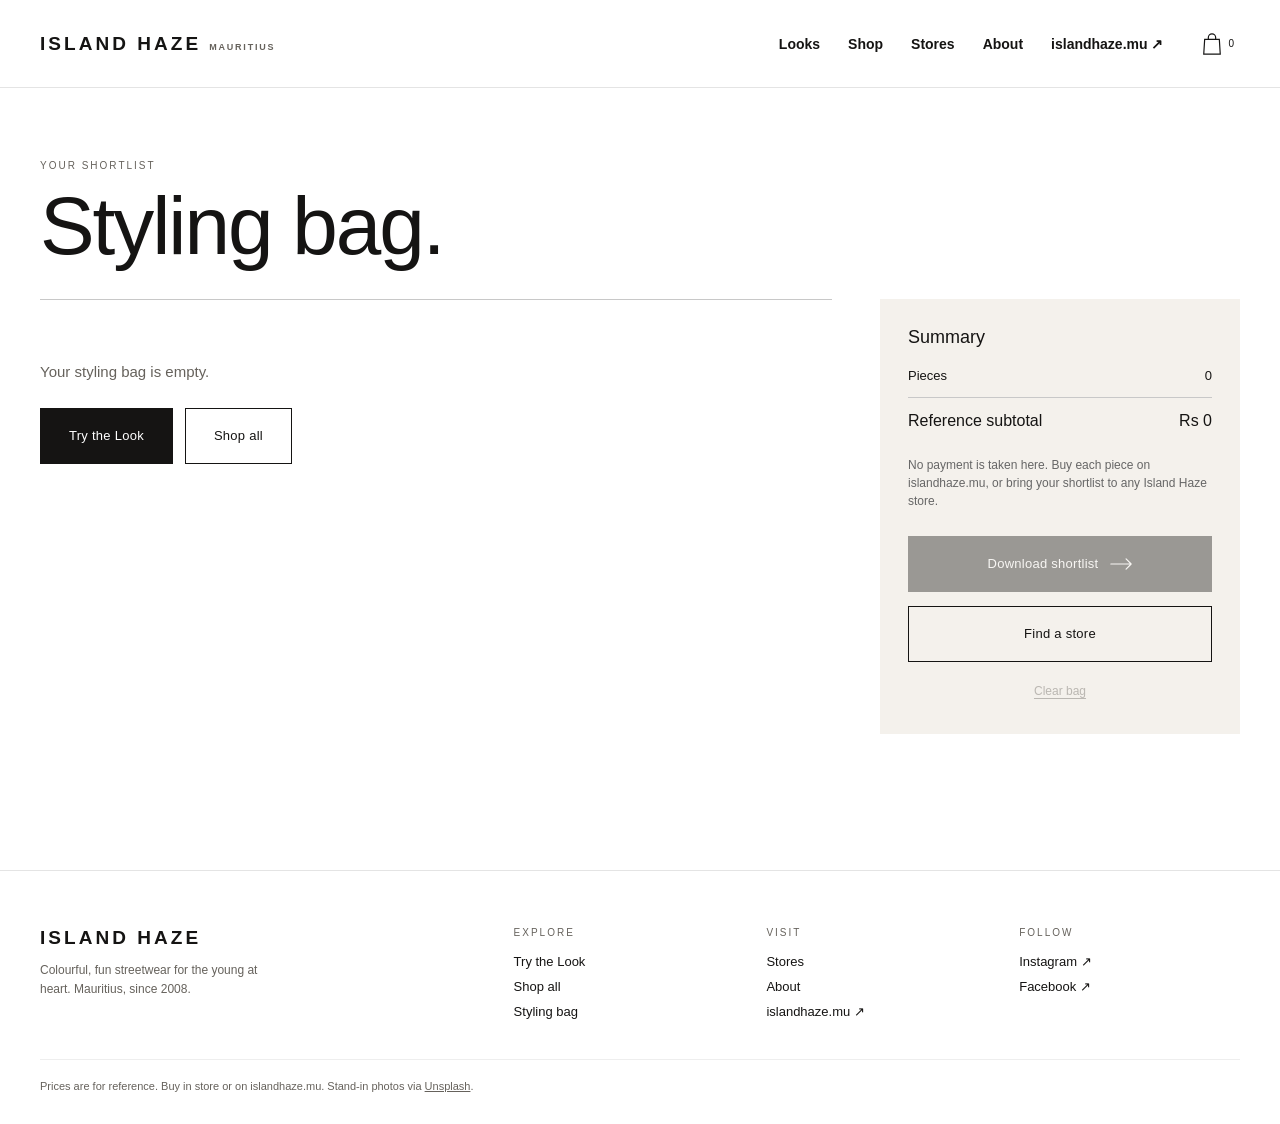
<file: bag.html>
<!doctype html>
<html lang="en">
<head>
<meta charset="utf-8">
<meta name="viewport" content="width=device-width,initial-scale=1">
<meta name="theme-color" content="#ffffff">
<title>Styling bag — Island Haze</title>
<meta name="description" content="Your Island Haze outfit shortlist.">
<meta property="og:title" content="Styling bag — Island Haze">
<meta property="og:description" content="Your Island Haze outfit shortlist.">
<link rel="icon" href="data:image/svg+xml,%3Csvg xmlns='http://www.w3.org/2000/svg' viewBox='0 0 32 32'%3E%3Crect width='32' height='32' fill='%23151413'/%3E%3Ctext x='16' y='21' font-family='Arial' font-size='13' font-weight='700' fill='%23fff' text-anchor='middle'%3EIH%3C/text%3E%3C/svg%3E">
<script>document.documentElement.classList.add('js');if(!('CSSViewTransitionRule' in window)){var h=document.documentElement;h.classList.add('no-xvt');var sh=function(){h.classList.add('is-shown')};document.prerendering?document.addEventListener('prerenderingchange',sh,{once:true}):sh()}try{if(!sessionStorage.getItem('ih-intro')&&!matchMedia('(prefers-reduced-motion: reduce)').matches&&!document.prerendering){document.documentElement.classList.add('ih-intro-on')}sessionStorage.setItem('ih-intro','1')}catch(e){}</script>
<link rel="preconnect" href="https://reel-ref-try-the-look.vercel.app" crossorigin>
<link rel="preconnect" href="https://images.unsplash.com">
<link rel="preload" href="https://reel-ref-try-the-look.vercel.app/assets/inter-600.woff2" as="font" type="font/woff2" crossorigin>
<link rel="stylesheet" href="assets/css/site.css?v=mws4axki">
<script src="assets/js/data.js?v=mws4axki" defer></script>
<script src="assets/js/bag.js?v=mws4axki" defer></script>
<script src="assets/js/site.js?v=mws4axki" defer></script>
<script src="assets/js/pages.js?v=mws4axki" defer></script>
<script type="speculationrules">{"prerender":[{"where":{"and":[{"or":[{"href_matches":"*.html"},{"href_matches":"./"}]},{"not":{"selector_matches":"[target=_blank], [download]"}}]},"eagerness":"moderate"}],"prefetch":[{"where":{"and":[{"or":[{"href_matches":"*.html"},{"href_matches":"./"}]},{"not":{"selector_matches":"[target=_blank], [download]"}}]},"eagerness":"eager"}]}</script>
</head>
<body data-page="bag">
<div class="ih-intro" aria-hidden="true">
  <div class="ih-intro__haze"><i></i><i></i><i></i></div>
  <div class="ih-intro__mark"><span class="ih-intro__line"><span class="ih-intro__l" style="--i:0">I</span><span class="ih-intro__l" style="--i:1">S</span><span class="ih-intro__l" style="--i:2">L</span><span class="ih-intro__l" style="--i:3">A</span><span class="ih-intro__l" style="--i:4">N</span><span class="ih-intro__l" style="--i:5">D</span></span><span class="ih-intro__line ih-intro__line--2"><span class="ih-intro__l" style="--i:0">H</span><span class="ih-intro__l" style="--i:1">A</span><span class="ih-intro__l" style="--i:2">Z</span><span class="ih-intro__l" style="--i:3">E</span></span></div>
  <div class="ih-intro__foot"><span>Mauritius</span><span class="ih-intro__bar"></span><span>Since 2008</span></div>
</div>
<a class="skip" href="#main">Skip to content</a>
<header class="site-header shopify-section-group-header-group">
  <a href="./" class="brand" aria-label="Island Haze home">ISLAND HAZE<small>MAURITIUS</small></a>
  <nav class="site-nav" aria-label="Main navigation"><a href="./">Looks</a><a href="shop.html">Shop</a><a href="stores.html">Stores</a><a href="about.html">About</a><a href="https://islandhaze.mu/" target="_blank" rel="noopener noreferrer">islandhaze.mu <span aria-hidden="true">↗</span></a></nav>
  <button id="open-bag" type="button" aria-label="Open styling bag">
    <svg width="22" height="24" viewBox="0 0 24 26" fill="none" stroke="currentColor" stroke-width="1.3" aria-hidden="true"><path d="M4 8h16l1 16H3L4 8zM8 8V6a4 4 0 0 1 8 0v2"/></svg>
    <span data-cart-count>0</span>
  </button>
  <button id="open-menu" type="button" aria-label="Open menu" aria-expanded="false" aria-controls="menu-dialog"><span></span><span></span></button>
</header>
<main id="main" class="page page--wide bagpage">
  <p class="page-kicker">Your shortlist</p>
  <h1 class="reveal">Styling bag.</h1>
  <div class="bagpage__grid">
    <div class="bagpage__list" data-bag-list></div>
    <aside class="bagpage__sum">
      <h2>Summary</h2>
      <div class="sum-row"><span>Pieces</span><span data-bag-count>0</span></div>
      <div class="sum-row sum-row--total"><span>Reference subtotal</span><span data-bag-total>Rs 0</span></div>
      <p class="bag-note">No payment is taken here. Buy each piece on islandhaze.mu, or bring your shortlist to any Island Haze store.</p>
      <button type="button" class="btn btn--block" data-export-bag>Download shortlist <svg width="22" height="12" viewBox="0 0 26 14" fill="none" stroke="currentColor" stroke-width="1.4" stroke-linecap="round" stroke-linejoin="round" aria-hidden="true"><path d="M1 7h24M19 1l6 6-6 6"/></svg></button>
      <a class="btn btn--ghost btn--block" href="stores.html">Find a store</a>
      <button type="button" class="link-btn" data-clear-bag>Clear bag</button>
    </aside>
  </div>
</main>
<footer class="site-footer">
  <div class="foot-brand"><span class="brand">ISLAND HAZE</span><p>Colourful, fun streetwear for the young at heart. Mauritius, since 2008.</p></div>
  <nav class="foot-col" aria-label="Explore"><h2>Explore</h2><a href="./">Try the Look</a><a href="shop.html">Shop all</a><a href="bag.html">Styling bag</a></nav>
  <nav class="foot-col" aria-label="Visit"><h2>Visit</h2><a href="stores.html">Stores</a><a href="about.html">About</a><a href="https://islandhaze.mu/" target="_blank" rel="noopener noreferrer">islandhaze.mu <span aria-hidden="true">↗</span></a></nav>
  <nav class="foot-col" aria-label="Follow"><h2>Follow</h2><a href="https://www.instagram.com/island.haze/" target="_blank" rel="noopener noreferrer">Instagram <span aria-hidden="true">↗</span></a><a href="https://www.facebook.com/islandhaze.mu" target="_blank" rel="noopener noreferrer">Facebook <span aria-hidden="true">↗</span></a></nav>
  <p class="foot-note">Prices are for reference. Buy in store or on islandhaze.mu. Stand-in photos via <a href="about.html#credits">Unsplash</a>.</p>
</footer>
<dialog id="menu-dialog" class="menu" aria-label="Menu">
  <div class="menu-top"><span class="brand">ISLAND HAZE</span><button type="button" class="menu-close" data-close-menu aria-label="Close menu">×</button></div>
  <nav class="menu-links"><a href="./" style="--i:0"><span class="menu-num">01</span>Looks</a><a href="shop.html" style="--i:1"><span class="menu-num">02</span>Shop</a><a href="stores.html" style="--i:2"><span class="menu-num">03</span>Stores</a><a href="about.html" style="--i:3"><span class="menu-num">04</span>About</a></nav>
  <div class="menu-foot"><a href="https://islandhaze.mu/" target="_blank" rel="noopener noreferrer">Shop islandhaze.mu <span aria-hidden="true">↗</span></a><a href="https://www.instagram.com/island.haze/" target="_blank" rel="noopener noreferrer">Instagram <span aria-hidden="true">↗</span></a></div>
</dialog>
<dialog id="bag-dialog" aria-labelledby="bag-title">
  <div class="bag-heading"><h2 id="bag-title">Your styling bag</h2><button id="close-bag" type="button" aria-label="Close styling bag">×</button></div>
  <p class="bag-note">A local outfit shortlist. No payment or order is collected here. Open a piece on islandhaze.mu to buy it.</p>
  <div id="bag-items"></div>
  <p id="bag-total"></p>
  <div class="bag-actions"><a class="btn btn--ghost" href="bag.html">View bag</a><button id="export-bag" type="button">Download shortlist</button></div>
</dialog>
<div id="bag-status" role="status" aria-live="polite"></div>
</body>
</html>
</file>
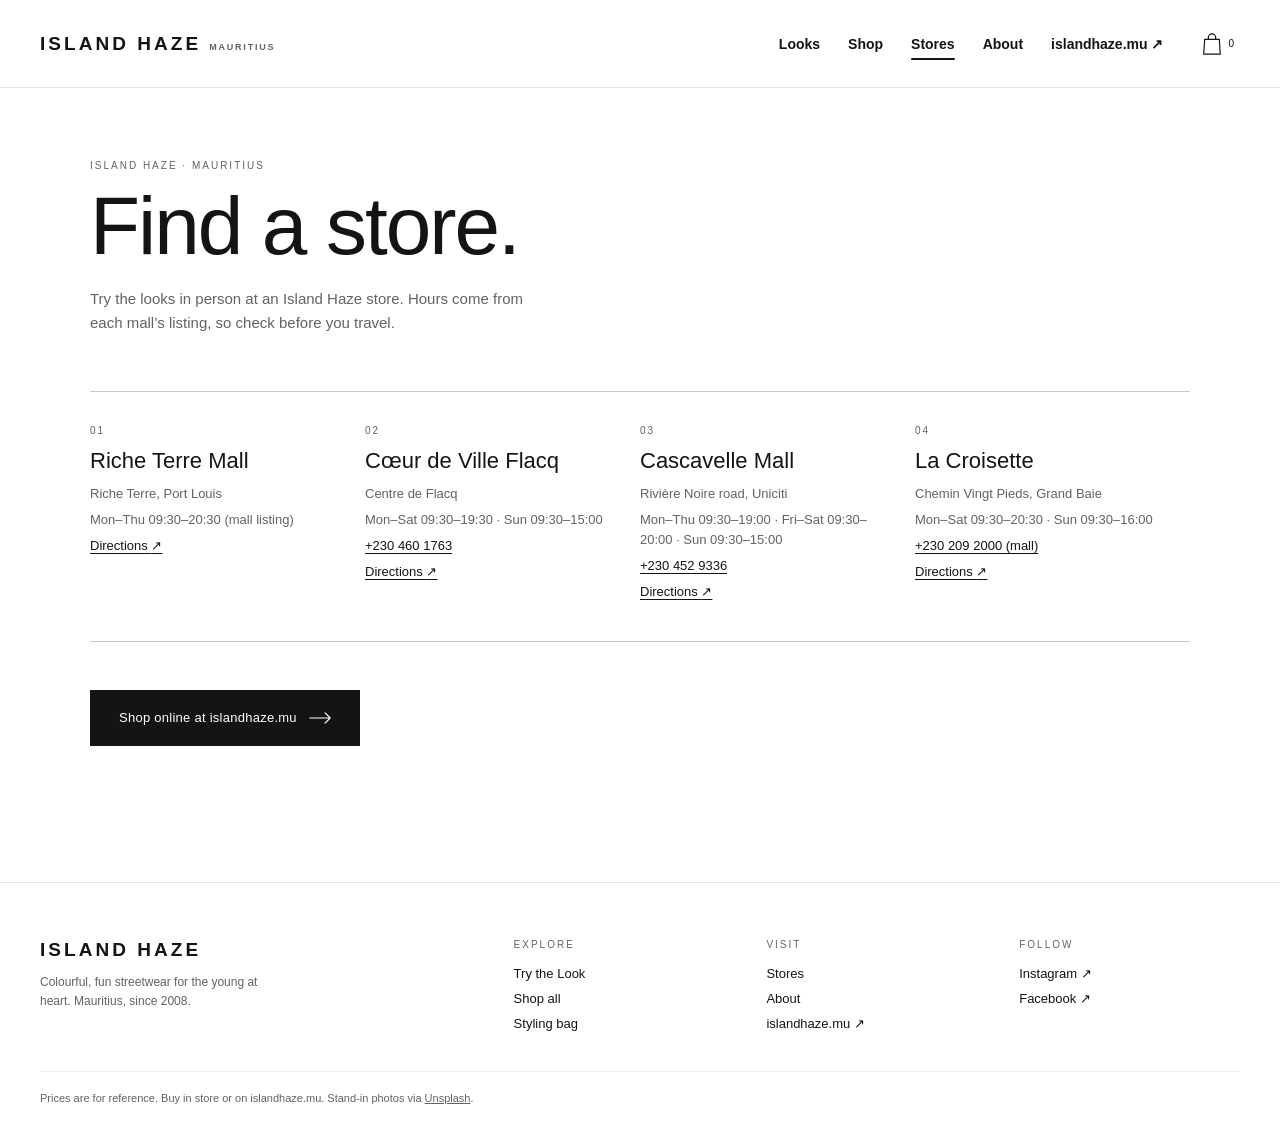
<file: stores.html>
<!doctype html>
<html lang="en">
<head>
<meta charset="utf-8">
<meta name="viewport" content="width=device-width,initial-scale=1">
<meta name="theme-color" content="#ffffff">
<title>Stores — Island Haze Mauritius</title>
<meta name="description" content="Find an Island Haze store in Mauritius: Riche Terre, Cœur de Ville Flacq, Cascavelle and La Croisette Grand Baie.">
<meta property="og:title" content="Stores — Island Haze Mauritius">
<meta property="og:description" content="Find an Island Haze store in Mauritius: Riche Terre, Cœur de Ville Flacq, Cascavelle and La Croisette Grand Baie.">
<link rel="icon" href="data:image/svg+xml,%3Csvg xmlns='http://www.w3.org/2000/svg' viewBox='0 0 32 32'%3E%3Crect width='32' height='32' fill='%23151413'/%3E%3Ctext x='16' y='21' font-family='Arial' font-size='13' font-weight='700' fill='%23fff' text-anchor='middle'%3EIH%3C/text%3E%3C/svg%3E">
<script>document.documentElement.classList.add('js');if(!('CSSViewTransitionRule' in window)){var h=document.documentElement;h.classList.add('no-xvt');var sh=function(){h.classList.add('is-shown')};document.prerendering?document.addEventListener('prerenderingchange',sh,{once:true}):sh()}try{if(!sessionStorage.getItem('ih-intro')&&!matchMedia('(prefers-reduced-motion: reduce)').matches&&!document.prerendering){document.documentElement.classList.add('ih-intro-on')}sessionStorage.setItem('ih-intro','1')}catch(e){}</script>
<link rel="preconnect" href="https://reel-ref-try-the-look.vercel.app" crossorigin>
<link rel="preconnect" href="https://images.unsplash.com">
<link rel="preload" href="https://reel-ref-try-the-look.vercel.app/assets/inter-600.woff2" as="font" type="font/woff2" crossorigin>
<link rel="stylesheet" href="assets/css/site.css?v=mws4axki">
<script src="assets/js/data.js?v=mws4axki" defer></script>
<script src="assets/js/bag.js?v=mws4axki" defer></script>
<script src="assets/js/site.js?v=mws4axki" defer></script>

<script type="speculationrules">{"prerender":[{"where":{"and":[{"or":[{"href_matches":"*.html"},{"href_matches":"./"}]},{"not":{"selector_matches":"[target=_blank], [download]"}}]},"eagerness":"moderate"}],"prefetch":[{"where":{"and":[{"or":[{"href_matches":"*.html"},{"href_matches":"./"}]},{"not":{"selector_matches":"[target=_blank], [download]"}}]},"eagerness":"eager"}]}</script>
</head>
<body data-page="stores">
<div class="ih-intro" aria-hidden="true">
  <div class="ih-intro__haze"><i></i><i></i><i></i></div>
  <div class="ih-intro__mark"><span class="ih-intro__line"><span class="ih-intro__l" style="--i:0">I</span><span class="ih-intro__l" style="--i:1">S</span><span class="ih-intro__l" style="--i:2">L</span><span class="ih-intro__l" style="--i:3">A</span><span class="ih-intro__l" style="--i:4">N</span><span class="ih-intro__l" style="--i:5">D</span></span><span class="ih-intro__line ih-intro__line--2"><span class="ih-intro__l" style="--i:0">H</span><span class="ih-intro__l" style="--i:1">A</span><span class="ih-intro__l" style="--i:2">Z</span><span class="ih-intro__l" style="--i:3">E</span></span></div>
  <div class="ih-intro__foot"><span>Mauritius</span><span class="ih-intro__bar"></span><span>Since 2008</span></div>
</div>
<a class="skip" href="#main">Skip to content</a>
<header class="site-header shopify-section-group-header-group">
  <a href="./" class="brand" aria-label="Island Haze home">ISLAND HAZE<small>MAURITIUS</small></a>
  <nav class="site-nav" aria-label="Main navigation"><a href="./">Looks</a><a href="shop.html">Shop</a><a href="stores.html" aria-current="page">Stores<span class="nav-ind" aria-hidden="true"></span></a><a href="about.html">About</a><a href="https://islandhaze.mu/" target="_blank" rel="noopener noreferrer">islandhaze.mu <span aria-hidden="true">↗</span></a></nav>
  <button id="open-bag" type="button" aria-label="Open styling bag">
    <svg width="22" height="24" viewBox="0 0 24 26" fill="none" stroke="currentColor" stroke-width="1.3" aria-hidden="true"><path d="M4 8h16l1 16H3L4 8zM8 8V6a4 4 0 0 1 8 0v2"/></svg>
    <span data-cart-count>0</span>
  </button>
  <button id="open-menu" type="button" aria-label="Open menu" aria-expanded="false" aria-controls="menu-dialog"><span></span><span></span></button>
</header>
<main id="main" class="page">
  <p class="page-kicker">Island Haze · Mauritius</p>
  <h1 class="reveal">Find a store.</h1>
  <p class="page-lede">Try the looks in person at an Island Haze store. Hours come from each mall’s listing, so check before you travel.</p>
  <div class="store-grid"><article class="store" style="--ci:0"><span class="store__num">01</span><h2>Riche Terre Mall</h2><p>Riche Terre, Port Louis</p><p>Mon–Thu 09:30–20:30 (mall listing)</p><p><a href="https://www.google.com/maps/search/?api=1&amp;query=Island%20Haze%20Riche%20Terre%20Mall%20Mauritius" target="_blank" rel="noopener noreferrer">Directions <span aria-hidden="true">↗</span></a></p></article><article class="store" style="--ci:1"><span class="store__num">02</span><h2>Cœur de Ville Flacq</h2><p>Centre de Flacq</p><p>Mon–Sat 09:30–19:30 · Sun 09:30–15:00</p><p><a href="tel:+2304601763">+230 460 1763</a></p><p><a href="https://www.google.com/maps/search/?api=1&amp;query=Island%20Haze%20C%C5%93ur%20de%20Ville%20Flacq%20Mauritius" target="_blank" rel="noopener noreferrer">Directions <span aria-hidden="true">↗</span></a></p></article><article class="store" style="--ci:2"><span class="store__num">03</span><h2>Cascavelle Mall</h2><p>Rivière Noire road, Uniciti</p><p>Mon–Thu 09:30–19:00 · Fri–Sat 09:30–20:00 · Sun 09:30–15:00</p><p><a href="tel:+2304529336">+230 452 9336</a></p><p><a href="https://www.google.com/maps/search/?api=1&amp;query=Island%20Haze%20Cascavelle%20Mall%20Mauritius" target="_blank" rel="noopener noreferrer">Directions <span aria-hidden="true">↗</span></a></p></article><article class="store" style="--ci:3"><span class="store__num">04</span><h2>La Croisette</h2><p>Chemin Vingt Pieds, Grand Baie</p><p>Mon–Sat 09:30–20:30 · Sun 09:30–16:00</p><p><a href="tel:+2302092000">+230 209 2000 (mall)</a></p><p><a href="https://www.google.com/maps/search/?api=1&amp;query=Island%20Haze%20La%20Croisette%20Mauritius" target="_blank" rel="noopener noreferrer">Directions <span aria-hidden="true">↗</span></a></p></article></div>
  <a class="btn" href="https://islandhaze.mu/" target="_blank" rel="noopener noreferrer">Shop online at islandhaze.mu <svg width="22" height="12" viewBox="0 0 26 14" fill="none" stroke="currentColor" stroke-width="1.4" stroke-linecap="round" stroke-linejoin="round" aria-hidden="true"><path d="M1 7h24M19 1l6 6-6 6"/></svg></a>
</main>
<footer class="site-footer">
  <div class="foot-brand"><span class="brand">ISLAND HAZE</span><p>Colourful, fun streetwear for the young at heart. Mauritius, since 2008.</p></div>
  <nav class="foot-col" aria-label="Explore"><h2>Explore</h2><a href="./">Try the Look</a><a href="shop.html">Shop all</a><a href="bag.html">Styling bag</a></nav>
  <nav class="foot-col" aria-label="Visit"><h2>Visit</h2><a href="stores.html">Stores</a><a href="about.html">About</a><a href="https://islandhaze.mu/" target="_blank" rel="noopener noreferrer">islandhaze.mu <span aria-hidden="true">↗</span></a></nav>
  <nav class="foot-col" aria-label="Follow"><h2>Follow</h2><a href="https://www.instagram.com/island.haze/" target="_blank" rel="noopener noreferrer">Instagram <span aria-hidden="true">↗</span></a><a href="https://www.facebook.com/islandhaze.mu" target="_blank" rel="noopener noreferrer">Facebook <span aria-hidden="true">↗</span></a></nav>
  <p class="foot-note">Prices are for reference. Buy in store or on islandhaze.mu. Stand-in photos via <a href="about.html#credits">Unsplash</a>.</p>
</footer>
<dialog id="menu-dialog" class="menu" aria-label="Menu">
  <div class="menu-top"><span class="brand">ISLAND HAZE</span><button type="button" class="menu-close" data-close-menu aria-label="Close menu">×</button></div>
  <nav class="menu-links"><a href="./" style="--i:0"><span class="menu-num">01</span>Looks</a><a href="shop.html" style="--i:1"><span class="menu-num">02</span>Shop</a><a href="stores.html" style="--i:2" aria-current="page"><span class="menu-num">03</span>Stores</a><a href="about.html" style="--i:3"><span class="menu-num">04</span>About</a></nav>
  <div class="menu-foot"><a href="https://islandhaze.mu/" target="_blank" rel="noopener noreferrer">Shop islandhaze.mu <span aria-hidden="true">↗</span></a><a href="https://www.instagram.com/island.haze/" target="_blank" rel="noopener noreferrer">Instagram <span aria-hidden="true">↗</span></a></div>
</dialog>
<dialog id="bag-dialog" aria-labelledby="bag-title">
  <div class="bag-heading"><h2 id="bag-title">Your styling bag</h2><button id="close-bag" type="button" aria-label="Close styling bag">×</button></div>
  <p class="bag-note">A local outfit shortlist. No payment or order is collected here. Open a piece on islandhaze.mu to buy it.</p>
  <div id="bag-items"></div>
  <p id="bag-total"></p>
  <div class="bag-actions"><a class="btn btn--ghost" href="bag.html">View bag</a><button id="export-bag" type="button">Download shortlist</button></div>
</dialog>
<div id="bag-status" role="status" aria-live="polite"></div>
</body>
</html>
</file>
<file: assets/css/site.css>
@font-face {
  font-family: Inter;
  src: url(https://reel-ref-try-the-look.vercel.app/assets/inter-600.woff2) format('woff2');
  font-weight: 600; font-style: normal; font-display: swap;
}
:root {
  color-scheme: light;
  --font-body--family: Helvetica, Arial, sans-serif;
  --font-body--weight: 400;
  --font-heading--family: Helvetica, Arial, sans-serif;
  --font-heading--weight: 400;
  --color-primary-button-background: #151413;
  --color-primary-button-text: #fff;
  --style-border-radius-buttons-primary: 0px;
  --ink: #151413; --muted: #66625c; --line: #c8c8c8; --soft: #f4f1ec;
  --amber: #f4b23e; --coral: #ff7a59; --lagoon: #4fb3c9; --sea: #1f6f8b;
  --ease: cubic-bezier(.16,1,.3,1); --ease-io: cubic-bezier(.76,0,.24,1);
}
* { box-sizing: border-box }
html, body { margin: 0; padding: 0; max-width: 100%; font-family: Helvetica, Arial, sans-serif; color: #151413; background: #fff }
body { overflow-x: hidden; -webkit-font-smoothing: antialiased }
button, input, select { font: inherit }
a { color: inherit; text-decoration: none }
button { color: inherit }
button, a { -webkit-tap-highlight-color: transparent }
button:focus-visible, a:focus-visible, select:focus-visible { outline: 2px solid #151413; outline-offset: 4px }
[hidden] { display: none !important }
img { max-width: 100% }
.skip { position: absolute; left: 12px; top: -60px; z-index: 100; background: var(--ink); color: #fff; padding: 10px 14px; font-size: 12px }
.skip:focus { top: 12px }
.u { text-decoration: underline; text-underline-offset: 3px }

/* =========================================================
   Intro (first visit per session)
   ========================================================= */
.ih-intro { display: none }
.ih-intro-on body { overflow: hidden }
.ih-intro-on .ih-intro, .ih-intro.is-leaving {
  display: grid; place-items: center; position: fixed; inset: 0; z-index: 2147483600; background: #fbf8f3; overflow: hidden; cursor: pointer;
  animation: ih-intro-out .95s var(--ease-io) 2.15s forwards;
}
.ih-intro.is-skip { animation: ih-intro-skip .7s var(--ease-io) forwards !important }
@keyframes ih-intro-out { from { clip-path: inset(0 0 0 0) } to { clip-path: inset(0 0 100% 0) } }
@keyframes ih-intro-skip { from { clip-path: inset(0 0 0 0) } to { clip-path: inset(0 0 100% 0) } }
.ih-intro__haze { position: absolute; inset: -20%; pointer-events: none }
.ih-intro__haze i { position: absolute; width: 70vmax; height: 70vmax; border-radius: 50%; opacity: 0; will-change: transform, opacity; animation: ih-haze 3.2s var(--ease) forwards }
.ih-intro__haze i:nth-child(1) { left: -5%; top: 5%; background: radial-gradient(closest-side, color-mix(in srgb, var(--amber) 75%, transparent), transparent) }
.ih-intro__haze i:nth-child(2) { right: -10%; top: 25%; background: radial-gradient(closest-side, color-mix(in srgb, var(--coral) 55%, transparent), transparent); animation-delay: .15s }
.ih-intro__haze i:nth-child(3) { left: 25%; bottom: -15%; background: radial-gradient(closest-side, color-mix(in srgb, var(--lagoon) 60%, transparent), transparent); animation-delay: .3s }
@keyframes ih-haze { 0% { opacity: 0; transform: scale(.55) translate3d(0, 6%, 0) } 60% { opacity: .9 } 100% { opacity: .75; transform: scale(1.08) translate3d(0, -4%, 0) } }
.ih-intro__mark { position: relative; display: flex; flex-direction: column; align-items: center; font-family: Inter, Helvetica, Arial, sans-serif; font-weight: 600; font-size: clamp(64px, 17vw, 230px); line-height: .86; letter-spacing: .01em; color: var(--ink);
  animation: ih-mark-out .95s var(--ease-io) 2.15s forwards }
.ih-intro.is-skip .ih-intro__mark { animation: ih-mark-skip .7s var(--ease-io) forwards }
@keyframes ih-mark-out { to { transform: translate3d(0, -12vh, 0); opacity: 0 } }
@keyframes ih-mark-skip { to { transform: translate3d(0, -12vh, 0); opacity: 0 } }
.ih-intro__line { display: block; overflow: hidden; padding: 0 .04em .06em }
.ih-intro__l { display: inline-block; transform: translate3d(0, 108%, 0) rotate(6deg); transform-origin: 0 100%; animation: ih-l-in 1.1s var(--ease) forwards; animation-delay: calc(.12s + var(--i) * 55ms) }
.ih-intro__line--2 .ih-intro__l { animation-delay: calc(.32s + var(--i) * 70ms);
  background: linear-gradient(90deg, var(--amber), var(--coral), var(--lagoon), var(--sea)); background-size: 400% 100%; background-position: calc(var(--i) * 33%) 0;
  -webkit-background-clip: text; background-clip: text; color: transparent }
@keyframes ih-l-in { to { transform: none } }
.ih-intro__foot { position: absolute; left: 50%; bottom: max(36px, 7vh); transform: translateX(-50%); display: flex; align-items: center; gap: 16px; font-size: 10px; letter-spacing: .28em; text-transform: uppercase; color: var(--muted); white-space: nowrap; opacity: 0; animation: ih-fade .8s var(--ease) .7s forwards }
.ih-intro__bar { display: block; width: min(160px, 26vw); height: 1px; background: var(--ink); transform: scaleX(0); transform-origin: left; animation: ih-bar 1.5s var(--ease-io) .65s forwards }
@keyframes ih-fade { to { opacity: 1 } }
@keyframes ih-bar { to { transform: scaleX(1) } }

/* =========================================================
   Page transitions — native cross-document View Transitions
   ========================================================= */
@view-transition { navigation: auto; }
.site-header { view-transition-name: site-header }
.nav-ind { view-transition-name: nav-ind }
::view-transition-group(site-header) { animation: none }
::view-transition-old(site-header), ::view-transition-new(site-header) { animation: none; mix-blend-mode: normal }
::view-transition-old(root) { animation: vt-out .34s cubic-bezier(.4,0,1,1) both }
::view-transition-new(root) { animation: vt-in .72s var(--ease) .06s both }
@keyframes vt-out { to { opacity: 0; transform: translate3d(0, -18px, 0) scale(.995) } }
@keyframes vt-in { from { opacity: 0; transform: translate3d(0, 26px, 0) } }
::view-transition-group(nav-ind) { animation-duration: .7s; animation-timing-function: var(--ease) }
::view-transition-group(product-media) { animation-duration: .75s; animation-timing-function: var(--ease); z-index: 10 }
::view-transition-old(product-media), ::view-transition-new(product-media) { height: 100%; object-fit: cover; animation-duration: .75s }
::view-transition-group(*) { animation-timing-function: var(--ease) }
/* Browsers without cross-document View Transitions get a soft fade-up of the page body instead. */
.no-xvt main, .no-xvt .site-footer { opacity: 0 }
.no-xvt.is-shown main, .no-xvt.is-shown .site-footer { opacity: 1; animation: vt-in-soft .7s var(--ease) backwards }
/* Starts at .02 rather than 0 so the first paint still counts as contentful (LCP). */
@keyframes vt-in-soft { from { opacity: .02; transform: translate3d(0, 26px, 0) } }

/* =========================================================
   Header + menu
   ========================================================= */
.site-header { height: 88px; padding: 0 40px; display: flex; align-items: center; gap: 32px; border-bottom: 1px solid #e4e4e4; background: #fff; position: relative; z-index: 50 }
.brand { margin-right: auto; display: inline-flex; align-items: baseline; gap: 8px; font-family: Inter, Helvetica, Arial, sans-serif; font-weight: 600; font-size: 19px; letter-spacing: .16em; white-space: nowrap }
.brand small { font-size: 9px; letter-spacing: .2em; color: #66625c; font-weight: 600 }
.site-nav { display: flex; gap: 28px; font-size: 14px; font-weight: 600; font-family: Inter, Helvetica, Arial, sans-serif }
.site-nav a { padding: 12px 0; position: relative; transition: color .3s }
.site-nav a::after { content: ""; position: absolute; left: 0; right: 0; bottom: 6px; height: 1px; background: currentColor; transform: scaleX(0); transform-origin: right; transition: transform .5s var(--ease) }
.site-nav a:hover::after { transform: scaleX(1); transform-origin: left }
.site-nav a[aria-current="page"]::after { display: none }
.nav-ind { position: absolute; left: 0; right: 0; bottom: 4px; height: 2px; background: var(--ink); border-radius: 2px }
#open-bag { display: flex; align-items: center; justify-content: center; gap: 5px; background: none; border: 0; min-width: 44px; min-height: 44px; cursor: pointer }
#open-bag span { font-size: 10px; display: inline-block }
#open-bag span.is-bump { animation: ih-bump .6s cubic-bezier(.2,1.6,.4,1) }
@keyframes ih-bump { 0% { transform: scale(1) } 40% { transform: scale(1.7) } 100% { transform: scale(1) } }
#open-menu { display: none; width: 44px; height: 44px; background: none; border: 0; padding: 0; cursor: pointer; flex-direction: column; justify-content: center; align-items: center; gap: 6px }
#open-menu span { display: block; width: 20px; height: 1.5px; background: currentColor }

.menu { position: fixed; inset: 0; width: 100%; max-width: none; height: 100dvh; max-height: none; margin: 0; padding: 0 20px calc(24px + env(safe-area-inset-bottom)); border: 0; background: #fbf8f3; color: var(--ink); flex-direction: column }
.menu[open] { display: flex; animation: menu-in .55s var(--ease) }
.menu.is-closing { animation: menu-out .28s cubic-bezier(.4,0,1,1) forwards }
.menu::backdrop { background: transparent }
@keyframes menu-in { from { clip-path: inset(0 0 100% 0) } to { clip-path: inset(0) } }
@keyframes menu-out { to { clip-path: inset(0 0 100% 0) } }
.menu-top { height: 68px; display: flex; align-items: center; justify-content: space-between }
.menu-top .brand { font-size: 14px; letter-spacing: .12em }
.menu-close { width: 44px; height: 44px; font-size: 30px; background: none; border: 0; cursor: pointer }
.menu-links { display: flex; flex-direction: column; margin-top: 6vh }
.menu-links a { display: flex; align-items: baseline; gap: 14px; font-size: clamp(40px, 13vw, 64px); line-height: 1.12; letter-spacing: -.02em; padding: 4px 0; border-bottom: 1px solid #e2ddd5 }
.menu[open] .menu-links a { animation: menu-link .8s var(--ease) backwards; animation-delay: calc(.12s + var(--i) * 60ms) }
.menu-links a[aria-current="page"] { color: var(--sea) }
.menu-num { font-size: 10px; letter-spacing: .2em; color: var(--muted); font-variant-numeric: tabular-nums }
@keyframes menu-link { from { opacity: 0; transform: translate3d(0, 30px, 0) } }
.menu-foot { margin-top: auto; display: flex; flex-wrap: wrap; gap: 12px 24px; font-size: 13px }
.menu-foot a { text-decoration: underline; text-underline-offset: 3px }

@media (max-width: 749px) {
  .site-header { height: 68px; padding: 0 12px 0 20px; gap: 4px }
  .brand { font-size: 14px; letter-spacing: .12em }
  .brand small { display: none }
  .site-nav { display: none }
  #open-menu { display: flex }
}

/* =========================================================
   Buttons, links
   ========================================================= */
.btn { position: relative; overflow: hidden; display: inline-flex; align-items: center; justify-content: center; gap: 12px; min-height: 56px; padding: 0 28px; background: var(--ink); color: #fff; border: 1px solid var(--ink); font-size: 13px; font-weight: 500; letter-spacing: .02em; cursor: pointer;
  transition: transform .6s var(--ease), box-shadow .6s var(--ease), background .3s, color .3s, opacity .3s }
.btn::before { content: ""; position: absolute; top: 0; bottom: 0; left: 0; width: 60%; transform: translateX(-140%) skewX(-18deg); background: linear-gradient(100deg, transparent, rgb(255 255 255/.26) 50%, transparent); pointer-events: none }
.btn:hover:not(:disabled)::before { transform: translateX(260%) skewX(-18deg); transition: transform 1.1s var(--ease) }
.btn:hover:not(:disabled) { transform: translateY(-2px); box-shadow: 0 18px 34px -22px rgb(21 20 19/.8) }
.btn:active:not(:disabled) { transform: scale(.985) }
.btn svg { transition: transform .5s cubic-bezier(.2,1.6,.4,1) }
.btn:hover svg { transform: translateX(4px) }
.btn:disabled { opacity: .4; cursor: default }
.btn--ghost { background: transparent; color: var(--ink) }
.btn--ghost::before { background: linear-gradient(100deg, transparent, rgb(21 20 19/.06) 50%, transparent) }
.btn--block { width: 100% }
.btn.is-loading { opacity: .7; pointer-events: none }
.btn.is-done { background: var(--sea); border-color: var(--sea) }
.link-btn { background: none; border: 0; padding: 8px 0; font-size: 12px; text-decoration: underline; text-underline-offset: 3px; cursor: pointer; color: var(--muted) }
.link-btn:disabled { opacity: .4; cursor: default }
.link-arrow { display: inline-flex; align-items: center; gap: 10px; font-size: 13px; font-weight: 500 }
.link-arrow svg { transition: transform .5s cubic-bezier(.2,1.6,.4,1) }
.link-arrow:hover svg { transform: translateX(4px) }
.row-btns { display: flex; flex-wrap: wrap; gap: 12px; margin-top: 28px }

/* =========================================================
   Placeholder tile (until real product photos are added)
   ========================================================= */
.ih-ph { display: grid; place-items: end start; width: 100%; height: 100%; padding: 8px; background: var(--ph, #ddd); position: relative; overflow: hidden }
.ih-ph::before { content: "IH"; position: absolute; right: 9px; top: 8px; font: 600 11px/1 Inter, Helvetica, Arial, sans-serif; letter-spacing: .14em; color: rgb(21 20 19/.4) }
.ih-ph span { font-size: 9px; letter-spacing: .12em; text-transform: uppercase; color: #151413; background: rgb(255 255 255/.88); padding: 4px 7px; border-radius: 2px; line-height: 1.2 }

/* =========================================================
   Scroll reveals
   ========================================================= */
.js .reveal:not(.in), .js .card:not(.in), .js .look-card:not(.in), .js .store:not(.in), .js .sec-head:not(.in), .js .cols > div:not(.in), .js .page-lede:not(.in), .js .home-stores__in:not(.in) { opacity: 0; transform: translate3d(0, 28px, 0) }
.reveal.in, .card.in, .look-card.in, .store.in, .sec-head.in, .cols > div.in, .page-lede.in, .home-stores__in.in { opacity: 1; transform: none;
  transition: opacity .9s var(--ease), transform 1.1s var(--ease); transition-delay: calc(min(var(--ci, 0), 8) * 70ms) }

/* =========================================================
   Pages
   ========================================================= */
.page { max-width: 1180px; margin: 0 auto; padding: 72px 40px 96px }
.page--wide { max-width: 1440px }
.page--center { text-align: center; min-height: 60vh; display: flex; flex-direction: column; align-items: center; justify-content: center }
.page-kicker { font-size: 10px; letter-spacing: .2em; text-transform: uppercase; color: #66625c; margin: 0 0 14px }
.page h1 { font-weight: 400; font-size: clamp(38px, 6.4vw, 84px); line-height: 1; letter-spacing: -.025em; margin: 0 0 20px }
.page-lede { font-size: 15px; line-height: 1.6; color: #66625c; max-width: 56ch; margin: 0 0 56px }
.page--center .page-lede { margin-left: auto; margin-right: auto; margin-bottom: 0 }

/* Home sections */
.home-sec { padding: 88px 40px 0; max-width: 1440px; margin: 0 auto; content-visibility: auto; contain-intrinsic-size: auto 700px }
.sec-head { display: flex; justify-content: space-between; align-items: baseline; gap: 16px; margin-bottom: 28px; border-bottom: 1px solid var(--line); padding-bottom: 16px }
.sec-head h2 { font-size: clamp(24px, 3vw, 36px); font-weight: 400; letter-spacing: -.02em; margin: 0 }
.sec-note { font-size: 10px; letter-spacing: .2em; text-transform: uppercase; color: var(--muted) }
.rail { display: grid; grid-auto-flow: column; grid-auto-columns: minmax(220px, 1fr); gap: 20px; overflow-x: auto; scroll-snap-type: x mandatory; padding-bottom: 12px; scrollbar-width: thin; overscroll-behavior-x: contain }
.rail .card { scroll-snap-align: start }
.looks-grid { display: grid; grid-template-columns: repeat(3, 1fr); gap: 20px }
.look-card { display: grid; grid-template-columns: 38% 1fr; gap: 20px; align-items: end; padding: 20px; background: var(--soft); position: relative; overflow: hidden; min-height: 300px }
.look-card::before { content: ""; position: absolute; inset: 0; background: radial-gradient(120% 80% at 0% 100%, color-mix(in srgb, var(--amber) 35%, transparent), transparent 60%), radial-gradient(90% 70% at 100% 0%, color-mix(in srgb, var(--lagoon) 30%, transparent), transparent 60%); opacity: 0; transition: opacity .8s var(--ease) }
.look-card:hover::before { opacity: 1 }
.look-card__media { position: relative; aspect-ratio: 9/16; display: block }
.look-card__media img { width: 100%; height: 100%; object-fit: contain; object-position: 50% 100%; transition: transform 1.2s var(--ease) }
.look-card:hover .look-card__media img { transform: translateY(-6px) scale(1.04) }
.look-card__meta { position: relative; display: flex; flex-direction: column; gap: 8px; padding-bottom: 8px }
.look-card__num { font-size: 10px; letter-spacing: .2em; color: var(--muted) }
.look-card__name { font-size: 20px; line-height: 1.15 }
.look-card__desc { font-size: 12px; line-height: 1.5; color: var(--muted) }
.home-stores { padding-bottom: 96px; position: relative }
.home-stores__in { position: relative; padding: 72px 48px; text-align: left }
.home-stores__in h2 { font-size: clamp(36px, 6vw, 76px); font-weight: 400; letter-spacing: -.025em; margin: 0 0 16px; line-height: 1 }
.home-stores__in p:not(.page-kicker) { font-size: 14px; color: var(--muted); margin: 0 0 8px }
.haze-band { position: absolute; inset: 88px 40px 96px; overflow: hidden; background: var(--soft) }
.haze-band::before { content: ""; position: absolute; inset: -40% -60%; background:
  radial-gradient(30% 50% at 20% 60%, color-mix(in srgb, var(--amber) 55%, transparent), transparent 70%),
  radial-gradient(28% 45% at 55% 40%, color-mix(in srgb, var(--coral) 40%, transparent), transparent 70%),
  radial-gradient(30% 50% at 85% 60%, color-mix(in srgb, var(--lagoon) 50%, transparent), transparent 70%);
  animation: haze-drift 18s ease-in-out infinite alternate; will-change: transform }
@keyframes haze-drift { from { transform: translate3d(-8%, 0, 0) } to { transform: translate3d(8%, -4%, 0) } }
.haze-band.haze-band--about { position: relative; inset: auto; height: 180px; margin: 0 0 48px }
.haze-band > img { position: absolute; inset: 0; width: 100%; height: 100%; object-fit: cover; opacity: .9; transform: scale(1.04); transition: opacity 1.2s var(--ease), transform 2.4s var(--ease) }
.haze-band::before { z-index: 1; mix-blend-mode: soft-light; opacity: .9 }
.haze-band::after { content: ""; position: absolute; inset: 0; z-index: 1; background: linear-gradient(90deg, rgb(255 255 255/.92) 0%, rgb(255 255 255/.72) 38%, rgb(255 255 255/0) 75%) }
.haze-band--about::after { background: linear-gradient(0deg, rgb(255 255 255/.25), transparent 60%) }
.haze-band.haze-band--about { height: clamp(200px, 32vw, 380px) }
.in .haze-band > img, .haze-band > img { transform: scale(1) }
.pdp__credit { font-size: 11px; color: var(--muted); margin: 18px 0 0 }
.pdp__credit a, .credits a:not(.u) { color: inherit; text-decoration: underline; text-underline-offset: 2px }
.credits { margin: 72px 0 0; padding-top: 28px; border-top: 1px solid var(--line, #e5e5e5); font-size: 13px; color: var(--muted) }
.credits h2 { font-size: 13px; font-weight: 500; letter-spacing: .12em; text-transform: uppercase; color: var(--ink, #151413); margin: 0 0 10px }
.credits ul { list-style: none; padding: 0; margin: 12px 0 0; display: grid; grid-template-columns: repeat(auto-fill, minmax(220px, 1fr)); gap: 6px 24px }
.foot-note a { color: inherit; text-decoration: underline }

/* Product cards */
.card { display: flex; flex-direction: column; gap: 14px; min-width: 0 }
.card__media { position: relative; display: block; aspect-ratio: 4/5; overflow: hidden; background: var(--soft) }
.card__media > img, .card__media > .ih-ph { width: 100%; height: 100%; object-fit: cover; transition: transform 1.4s var(--ease) }
.card:hover .card__media > img, .card:hover .card__media > .ih-ph { transform: scale(1.05) }
.card__media .ih-ph { padding: 12px } .card__media .ih-ph span { font-size: 10px }
.card__tag { position: absolute; left: 10px; top: 10px; background: var(--ink); color: #fff; font-size: 9px; font-weight: 600; letter-spacing: .14em; text-transform: uppercase; padding: 4px 7px; border-radius: 2px; z-index: 1 }
.card__tag--out { left: auto; right: 10px; background: #fff; color: var(--ink) }
.card__meta { display: flex; flex-direction: column; gap: 4px }
.card__type { font-size: 10px; letter-spacing: .14em; text-transform: uppercase; color: var(--muted) }
.card__name { font-size: 14px; font-weight: 500; background: linear-gradient(currentColor, currentColor) 0 100% / 0 1px no-repeat; transition: background-size .7s var(--ease); align-self: flex-start }
.card:hover .card__name { background-size: 100% 1px }
.card__price { font-size: 13px }
@media (hover: none) { .card:hover .card__media > img, .card:hover .card__media > .ih-ph { transform: none } }

/* Shop */
.shop-bar { display: flex; justify-content: space-between; align-items: center; gap: 16px; flex-wrap: wrap; padding: 20px 0; border-top: 1px solid var(--line); border-bottom: 1px solid var(--line); margin-top: 28px; position: sticky; top: 0; background: rgb(255 255 255/.92); -webkit-backdrop-filter: blur(10px); backdrop-filter: blur(10px); z-index: 20 }
.chips { display: flex; flex-wrap: wrap; gap: 8px }
.chip { min-height: 40px; padding: 0 16px; border-radius: 30px; border: 1px solid var(--line); background: transparent; font-size: 12px; cursor: pointer; transition: background .3s, color .3s, border-color .3s, transform .45s cubic-bezier(.34,1.56,.64,1) }
.chip:hover { border-color: var(--ink) }
.chip:active { transform: scale(.94) }
.chip[aria-pressed="true"] { background: var(--ink); color: #fff; border-color: var(--ink) }
.chip--toggle[aria-pressed="true"] { background: var(--sea); border-color: var(--sea) }
.sort { display: flex; align-items: center; gap: 10px; font-size: 12px; color: var(--muted) }
.sort select { min-height: 40px; padding: 0 34px 0 14px; border: 1px solid var(--line); border-radius: 30px; background: #fff url("data:image/svg+xml,%3Csvg xmlns='http://www.w3.org/2000/svg' width='10' height='6'%3E%3Cpath d='M1 1l4 4 4-4' fill='none' stroke='%23151413'/%3E%3C/svg%3E") no-repeat right 14px center; appearance: none; color: var(--ink); font-size: 12px; cursor: pointer }
.shop-count { font-size: 10px; letter-spacing: .2em; text-transform: uppercase; color: var(--muted); margin: 20px 0 }
.grid { display: grid; grid-template-columns: repeat(auto-fill, minmax(240px, 1fr)); gap: 40px 20px }
.grid--4 { grid-template-columns: repeat(4, 1fr) }
.shop-empty { font-size: 14px; color: var(--muted); padding: 48px 0 }
::view-transition-group(c0), ::view-transition-group(c1), ::view-transition-group(c2), ::view-transition-group(c3),
::view-transition-group(c4), ::view-transition-group(c5), ::view-transition-group(c6), ::view-transition-group(c7) { animation-duration: .6s }

/* Product page */
.crumbs { display: flex; gap: 10px; font-size: 11px; color: var(--muted); margin-bottom: 28px; flex-wrap: wrap }
.crumbs a:hover { color: var(--ink) }
.pdp__grid { display: grid; grid-template-columns: minmax(0, 1.1fr) minmax(0, .9fr); gap: 64px; align-items: start }
.pdp__media { position: relative; aspect-ratio: 4/5; overflow: hidden; background: var(--soft) }
.pdp__media > img, .pdp__media > .ih-ph { width: 100%; height: 100%; object-fit: cover }
.pdp__media .ih-ph { padding: 24px }
.pdp__media .ih-ph span { font-size: clamp(14px, 2vw, 22px) }
.pdp__media .ih-ph::before { font-size: 18px; right: 20px; top: 18px }
.pdp__info { position: sticky; top: 24px; display: flex; flex-direction: column; gap: 18px; animation: pdp-in .9s var(--ease) .15s backwards }
@keyframes pdp-in { from { opacity: 0; transform: translate3d(0, 20px, 0) } }
.pdp__info .page-kicker { margin: 0 }
.pdp__name { font-size: clamp(34px, 4.4vw, 56px) !important; margin: 0 !important }
.pdp__price { font-size: 18px; margin: 0; display: flex; align-items: center; gap: 12px }
.pdp__so { font-size: 10px; letter-spacing: .16em; text-transform: uppercase; color: var(--muted); border: 1px solid var(--line); padding: 4px 8px; border-radius: 20px }
.pdp__opt { border: 0; padding: 0; margin: 0 }
.pdp__opt legend { font-size: 12px; margin-bottom: 10px; padding: 0 }
.pdp__opt[disabled] { opacity: .5 }
.pills { display: flex; flex-wrap: wrap; gap: 8px }
.ih-pill { position: relative; display: inline-flex }
.ih-pill input { position: absolute; inset: 0; opacity: 0; margin: 0; cursor: pointer; width: 100%; height: 100% }
.ih-pill span { display: inline-flex; align-items: center; justify-content: center; min-width: 52px; min-height: 44px; padding: 0 16px; border-radius: 30px; border: 1px solid var(--line); font-size: 13px;
  transition: background .3s, color .3s, border-color .3s, transform .45s cubic-bezier(.34,1.56,.64,1) }
.ih-pill:hover span { border-color: var(--ink) }
.ih-pill:active span { transform: scale(.94) }
.ih-pill input:checked + span { background: var(--ink); color: #fff; border-color: var(--ink) }
.ih-pill input:focus-visible + span { outline: 2px solid var(--ink); outline-offset: 2px }
.ih-pill input:disabled + span { color: var(--muted); text-decoration: line-through }
.pdp__qty { display: flex; align-items: center; justify-content: space-between; font-size: 12px }
.qty { display: inline-flex; align-items: center; border: 1px solid var(--line); border-radius: 30px }
.qty button { width: 40px; height: 40px; background: none; border: 0; font-size: 16px; cursor: pointer; border-radius: 50% }
.qty button:hover { background: var(--soft) }
.qty output { min-width: 24px; text-align: center; font-size: 13px; font-variant-numeric: tabular-nums }
.pdp__msg { font-size: 12px; margin: 0; min-height: 1em }
.pdp__msg:empty { display: none }
.pdp__facts { margin: 8px 0 0; border-top: 1px solid var(--line) }
.pdp__facts div { display: flex; justify-content: space-between; gap: 16px; padding: 12px 0; border-bottom: 1px solid var(--line); font-size: 12px }
.pdp__facts dt { color: var(--muted) }
.pdp__facts dd { margin: 0; text-align: right }
.pdp__facts a { text-decoration: underline; text-underline-offset: 3px }
.pdp__looks h2 { font-size: 12px; font-weight: 500; margin: 8px 0 12px }
.pdp__looks > div { display: flex; flex-wrap: wrap; gap: 10px }
.mini-look { display: flex; align-items: flex-end; gap: 10px; padding: 8px 14px 8px 8px; background: var(--soft); font-size: 12px; transition: background .3s }
.mini-look:hover { background: #ebe6de }
.mini-look img { width: 32px; height: 57px; object-fit: contain }
.mini-look b { font-weight: 600; font-size: 10px; color: var(--muted); margin-right: 4px }
.related { margin-top: 96px }

/* Bag page */
.bagpage__grid { display: grid; grid-template-columns: minmax(0, 1fr) 360px; gap: 48px; align-items: start; margin-top: 32px }
.bagpage__list { border-top: 1px solid var(--line) }
.bag-line { display: grid; grid-template-columns: 96px minmax(0, 1fr) auto auto 44px; gap: 20px; align-items: center; padding: 20px 0; border-bottom: 1px solid var(--line); transition: opacity .3s, transform .3s }
.bag-line.is-out { opacity: 0; transform: translateX(24px) }
.bag-line__media { display: block; aspect-ratio: 4/5; overflow: hidden; background: var(--soft) }
.bag-line__media img, .bag-line__media .ih-ph { width: 100%; height: 100%; object-fit: cover }
.bag-line__info { display: flex; flex-direction: column; gap: 5px; min-width: 0 }
.bag-line__name { font-size: 15px; font-weight: 500 }
.bag-line__meta { font-size: 12px; color: var(--muted) }
.bag-line__ext { font-size: 11px; text-decoration: underline; text-underline-offset: 3px; margin-top: 4px }
.bag-line__sum { font-size: 14px; min-width: 80px; text-align: right; font-variant-numeric: tabular-nums }
.bag-empty { padding: 48px 0; font-size: 15px; color: var(--muted) }
.bagpage__sum { position: sticky; top: 24px; background: var(--soft); padding: 28px; display: flex; flex-direction: column; gap: 14px }
.bagpage__sum h2 { font-size: 18px; font-weight: 400; margin: 0 0 6px }
.sum-row { display: flex; justify-content: space-between; font-size: 13px }
.sum-row--total { font-size: 16px; padding-top: 14px; border-top: 1px solid var(--line) }

/* Stores + about */
.store-grid { display: grid; grid-template-columns: repeat(auto-fill, minmax(250px, 1fr)); border-top: 1px solid #c8c8c8 }
.store { padding: 28px 24px 32px 0; border-bottom: 1px solid #c8c8c8 }
.store__num { font-size: 10px; letter-spacing: .2em; color: var(--muted) }
.store h2 { font-size: 22px; font-weight: 400; margin: 10px 0 10px }
.store p { font-size: 13px; line-height: 1.55; margin: 0 0 6px; color: #66625c }
.store a { text-decoration: underline; text-underline-offset: 3px; color: #151413 }
.cols { display: grid; grid-template-columns: repeat(auto-fit, minmax(260px, 1fr)); gap: 40px; border-top: 1px solid #c8c8c8; padding-top: 32px }
.cols h2 { font-size: 13px; font-weight: 500; margin: 0 0 10px }
.cols p { font-size: 13px; line-height: 1.6; color: #66625c; margin: 0 }
.cols a { color: var(--ink) }
.page > .btn { margin-top: 48px }

/* Footer */
.site-footer { border-top: 1px solid #e4e4e4; padding: 56px 40px 32px; display: grid; grid-template-columns: 2fr repeat(3, 1fr); gap: 32px; font-size: 13px; margin-top: 40px; content-visibility: auto; contain-intrinsic-size: auto 280px }
.foot-brand p { color: var(--muted); line-height: 1.6; max-width: 34ch; font-size: 12px }
.foot-col { display: flex; flex-direction: column; gap: 10px }
.foot-col h2 { font-size: 10px; letter-spacing: .2em; text-transform: uppercase; color: var(--muted); font-weight: 400; margin: 0 0 6px }
.foot-col a { align-self: flex-start; background: linear-gradient(currentColor, currentColor) 0 100% / 0 1px no-repeat; transition: background-size .6s var(--ease) }
.foot-col a:hover { background-size: 100% 1px }
.foot-note { grid-column: 1 / -1; font-size: 11px; color: var(--muted); border-top: 1px solid #eee; padding-top: 20px; margin: 8px 0 0 }

/* Bag dialog + toast */
#bag-dialog { border: 1px solid #d9d9d9; background: #fff; color: #151413; padding: 24px; width: min(560px, calc(100vw - 32px)); max-height: 85dvh; overflow: auto }
#bag-dialog[open] { animation: dlg-in .5s var(--ease) }
@keyframes dlg-in { from { opacity: 0; transform: translate3d(0, 16px, 0) scale(.98) } }
#bag-dialog::backdrop { background: #0005; backdrop-filter: blur(4px) }
.bag-heading { display: flex; justify-content: space-between; align-items: center; gap: 20px }
.bag-heading h2 { font-size: 25px; font-weight: 400; margin: 0 }
#close-bag { font-size: 28px; width: 44px; height: 44px; background: none; border: 0; cursor: pointer }
.bag-note { font-size: 12px; color: #666; line-height: 1.5 }
.bag-row { display: grid; grid-template-columns: 60px 1fr auto; gap: 18px; align-items: center; padding: 18px 0; border-bottom: 1px solid #ddd }
.bag-row > img, .bag-row > .ih-ph { width: 60px; height: 80px; object-fit: contain }
.bag-row h3 { font-size: 14px; font-weight: 400; margin: 0 0 8px }
.bag-row p { font-size: 12px; margin: 0 0 8px }
.bag-row div > a { font-size: 12px; text-decoration: underline; text-underline-offset: 3px }
.bag-remove { font-size: 20px; padding: 12px; background: none; border: 0; cursor: pointer }
#bag-total { text-align: right; font-size: 15px; padding: 12px 0; margin: 0 }
.bag-actions { display: grid; grid-template-columns: 1fr 1fr; gap: 10px }
.bag-actions .btn { min-height: 52px }
#export-bag { background: #151413; color: #fff; border: 0; padding: 16px 20px; width: 100%; cursor: pointer }
#export-bag:disabled { opacity: .4; cursor: default }
#bag-status { position: fixed; bottom: 24px; left: 50%; transform: translate(-50%, 12px); background: #151413; color: #fff; padding: 12px 20px; font-size: 12px; z-index: 2147483002; opacity: 0; transition: opacity .25s, transform .5s var(--ease); pointer-events: none }
#bag-status.is-on { opacity: 1; transform: translate(-50%, 0) }

/* =========================================================
   Responsive
   ========================================================= */
@media (max-width: 1099px) {
  .looks-grid { grid-template-columns: repeat(2, 1fr) }
  .grid--4 { grid-template-columns: repeat(2, 1fr) }
  .pdp__grid { gap: 40px }
  .site-footer { grid-template-columns: 1fr 1fr }
  .foot-brand { grid-column: 1 / -1 }
}
@media (max-width: 749px) {
  .page { padding: 44px 20px 64px }
  .home-sec { padding: 64px 20px 0 }
  .haze-band { inset: 64px 20px 64px }
  .home-stores { padding-bottom: 64px }
  .home-stores__in { padding: 48px 24px }
  .rail { grid-auto-columns: 62%; gap: 14px; margin: 0 -20px; padding: 0 20px 12px; scroll-padding-inline: 20px }
  .looks-grid { grid-template-columns: 1fr }
  .look-card { min-height: 0 }
  .grid { grid-template-columns: repeat(2, 1fr); gap: 28px 12px }
  .shop-bar { top: 0; margin-left: -20px; margin-right: -20px; padding: 12px 20px }
  .chips { flex-wrap: nowrap; overflow-x: auto; scrollbar-width: none; width: 100% }
  .chip { flex: 0 0 auto }
  .pdp__grid { grid-template-columns: 1fr; gap: 28px }
  .pdp__media { margin: 0 -20px }
  .pdp__info { position: static }
  .bagpage__grid { grid-template-columns: 1fr }
  .bag-line { grid-template-columns: 72px minmax(0, 1fr) 36px; gap: 8px 14px }
  .bag-line .qty { grid-column: 2; justify-self: start }
  .bag-line__sum { grid-column: 2; grid-row: 3; text-align: left }
  .bag-line .bag-remove { grid-column: 3; grid-row: 1 }
  .bag-line__media { grid-row: 1 / 4 }
  .site-footer { padding: 40px 20px 28px; grid-template-columns: 1fr 1fr }
}

/* =========================================================
   Reduced motion
   ========================================================= */
@media (prefers-reduced-motion: reduce) {
  html { scroll-behavior: auto }
  *, *::before, *::after { animation-duration: .001ms !important; animation-delay: 0s !important; transition-duration: .001ms !important; transition-delay: 0s !important }
  .haze-band::before { animation: none !important }
  ::view-transition-group(*), ::view-transition-old(*), ::view-transition-new(*) { animation: none !important }
  #bag-status { transition: none }
}

/* Touch: give small text links a 40px+ hit area without changing the visual layout. */
@media (pointer: coarse) {
  .foot-col a { display: block; padding: 11px 0; margin: -6px 0; background-position: 0 calc(100% - 11px) }
  .brand { padding: 12px 0 }
  .link-btn { min-height: 44px }
  .foot-note a { display: inline-block; padding: 12px 2px; margin: -12px 0 }
  .link-arrow, .bag-line__name, .bag-line__ext { display: inline-block; padding: 10px 0; margin: -10px 0 }
}

/* Stores band: copy sits above the photo wash; on phones the wash runs top→bottom behind the stacked copy. */
.home-stores__in { z-index: 2 }
@media (max-width: 749px) {
  .home-stores .haze-band::after { background: linear-gradient(180deg, rgb(255 255 255/.94) 0%, rgb(255 255 255/.86) 62%, rgb(255 255 255/.1) 100%) }
}
</file>
